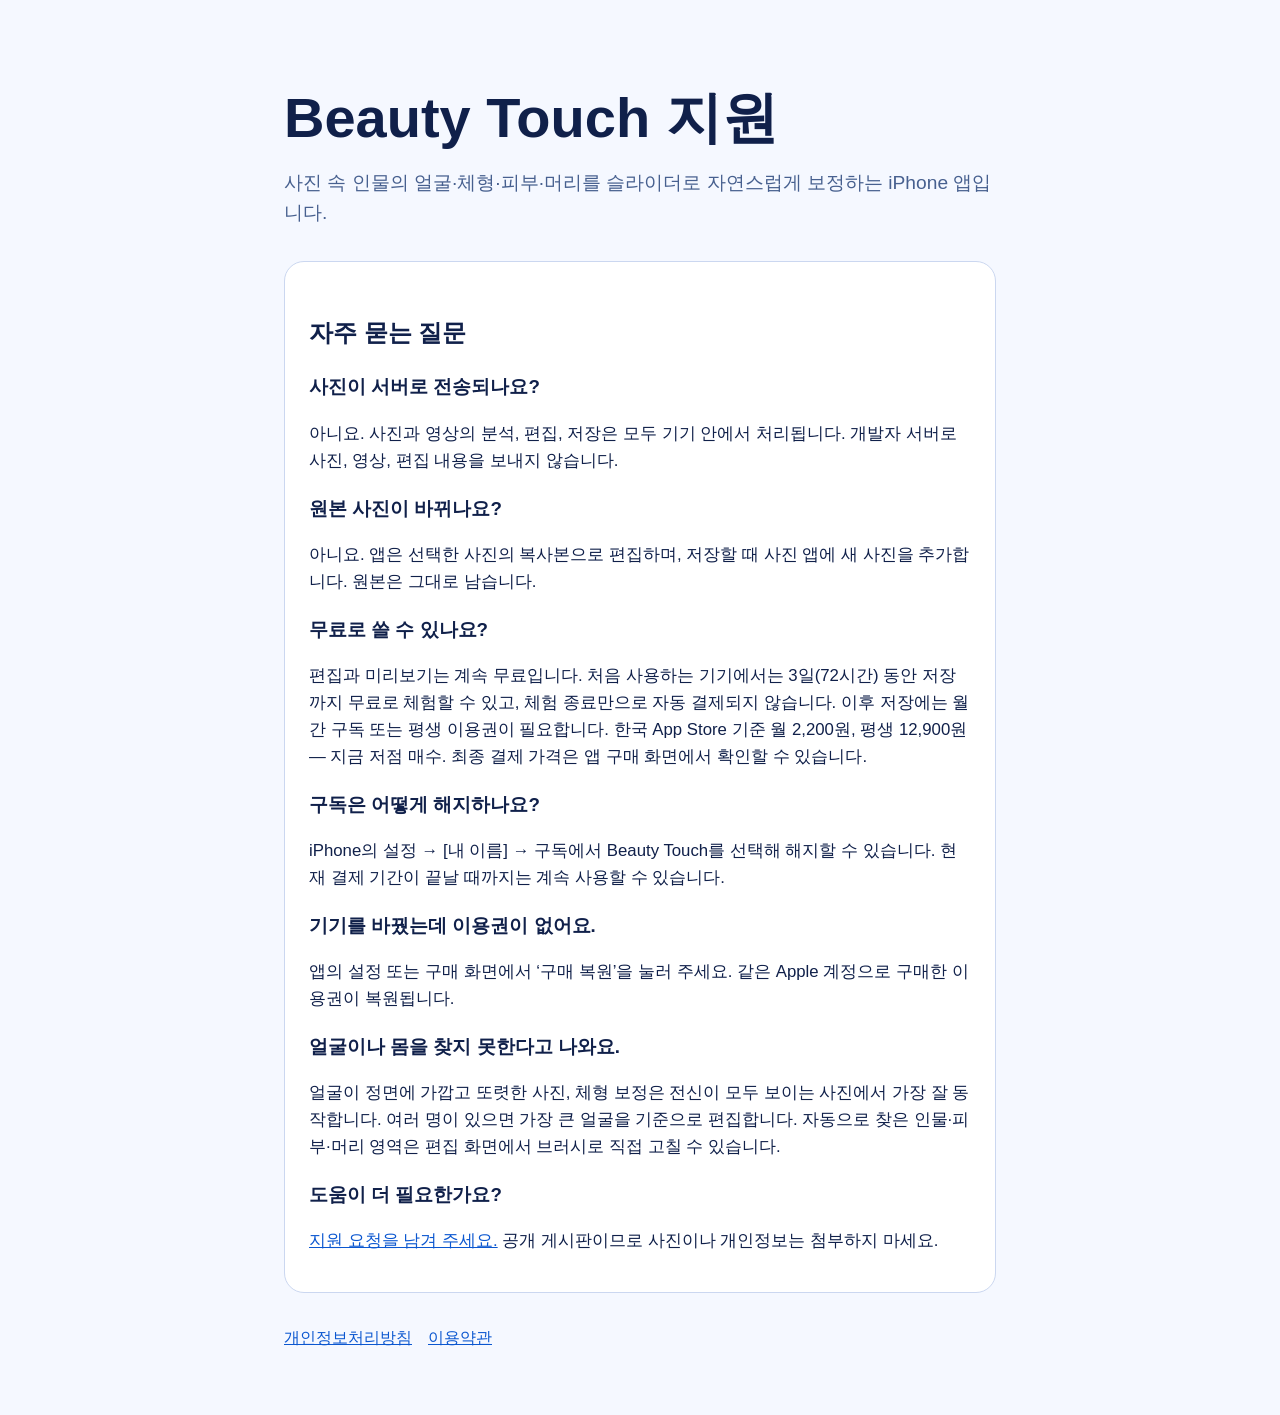
<file: index.html>
<!doctype html>
<html lang="ko">
<head>
  <meta charset="utf-8">
  <meta name="viewport" content="width=device-width, initial-scale=1">
  <title>Beauty Touch 지원</title>
  <link rel="stylesheet" href="styles.css">
</head>
<body><main>
  <h1>Beauty Touch 지원</h1>
  <p class="lead">사진 속 인물의 얼굴·체형·피부·머리를 슬라이더로 자연스럽게 보정하는 iPhone 앱입니다.</p>
  <section class="card">
    <h2>자주 묻는 질문</h2>
    <h3>사진이 서버로 전송되나요?</h3>
    <p>아니요. 사진과 영상의 분석, 편집, 저장은 모두 기기 안에서 처리됩니다. 개발자 서버로 사진, 영상, 편집 내용을 보내지 않습니다.</p>
    <h3>원본 사진이 바뀌나요?</h3>
    <p>아니요. 앱은 선택한 사진의 복사본으로 편집하며, 저장할 때 사진 앱에 새 사진을 추가합니다. 원본은 그대로 남습니다.</p>
    <h3>무료로 쓸 수 있나요?</h3>
    <p>편집과 미리보기는 계속 무료입니다. 처음 사용하는 기기에서는 3일(72시간) 동안 저장까지 무료로 체험할 수 있고, 체험 종료만으로 자동 결제되지 않습니다. 이후 저장에는 월간 구독 또는 평생 이용권이 필요합니다. 한국 App Store 기준 월 2,200원, 평생 12,900원 — 지금 저점 매수. 최종 결제 가격은 앱 구매 화면에서 확인할 수 있습니다.</p>
    <h3>구독은 어떻게 해지하나요?</h3>
    <p>iPhone의 설정 → [내 이름] → 구독에서 Beauty Touch를 선택해 해지할 수 있습니다. 현재 결제 기간이 끝날 때까지는 계속 사용할 수 있습니다.</p>
    <h3>기기를 바꿨는데 이용권이 없어요.</h3>
    <p>앱의 설정 또는 구매 화면에서 ‘구매 복원’을 눌러 주세요. 같은 Apple 계정으로 구매한 이용권이 복원됩니다.</p>
    <h3>얼굴이나 몸을 찾지 못한다고 나와요.</h3>
    <p>얼굴이 정면에 가깝고 또렷한 사진, 체형 보정은 전신이 모두 보이는 사진에서 가장 잘 동작합니다. 여러 명이 있으면 가장 큰 얼굴을 기준으로 편집합니다. 자동으로 찾은 인물·피부·머리 영역은 편집 화면에서 브러시로 직접 고칠 수 있습니다.</p>
    <h3>도움이 더 필요한가요?</h3>
    <p><a href="https://github.com/hiorio/beauty-touch-support/issues">지원 요청을 남겨 주세요.</a> 공개 게시판이므로 사진이나 개인정보는 첨부하지 마세요.</p>
  </section>
  <nav><a href="privacy/">개인정보처리방침</a><a href="terms/">이용약관</a></nav>
</main></body>
</html>
</file>
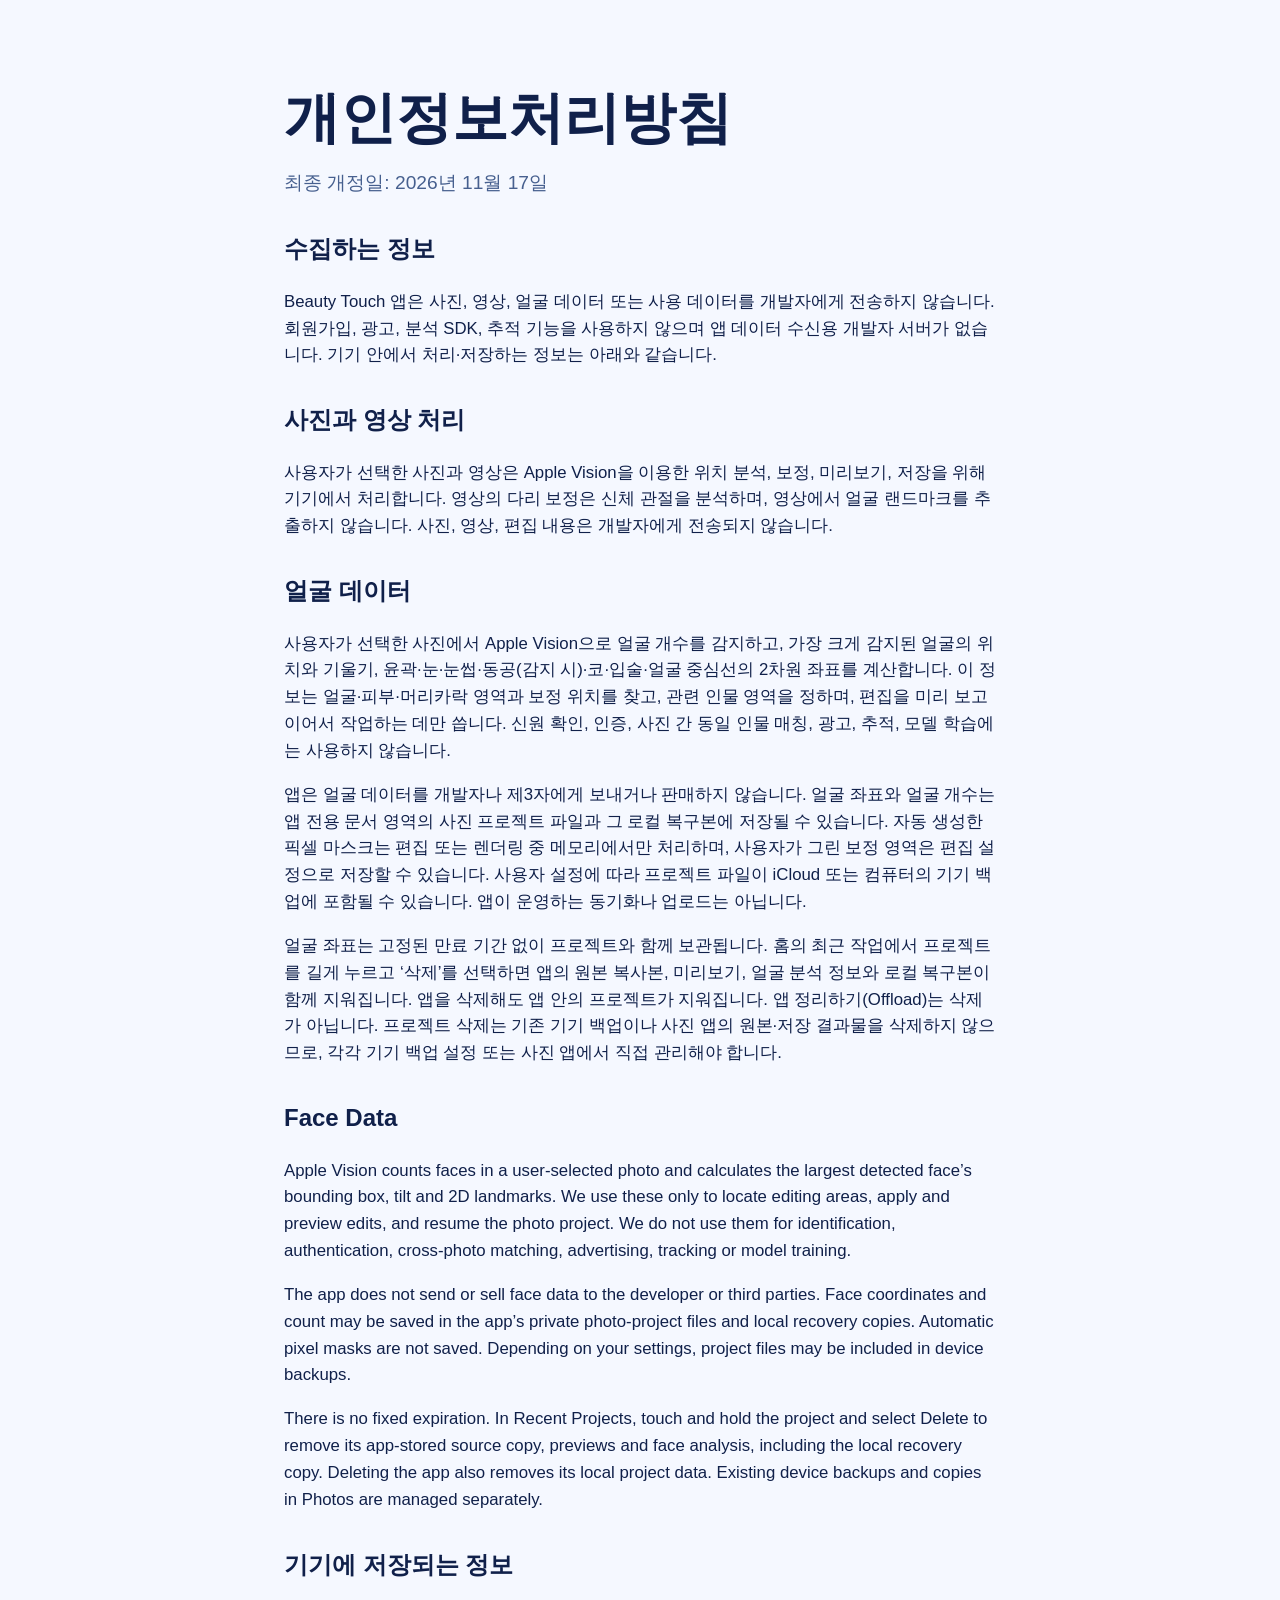
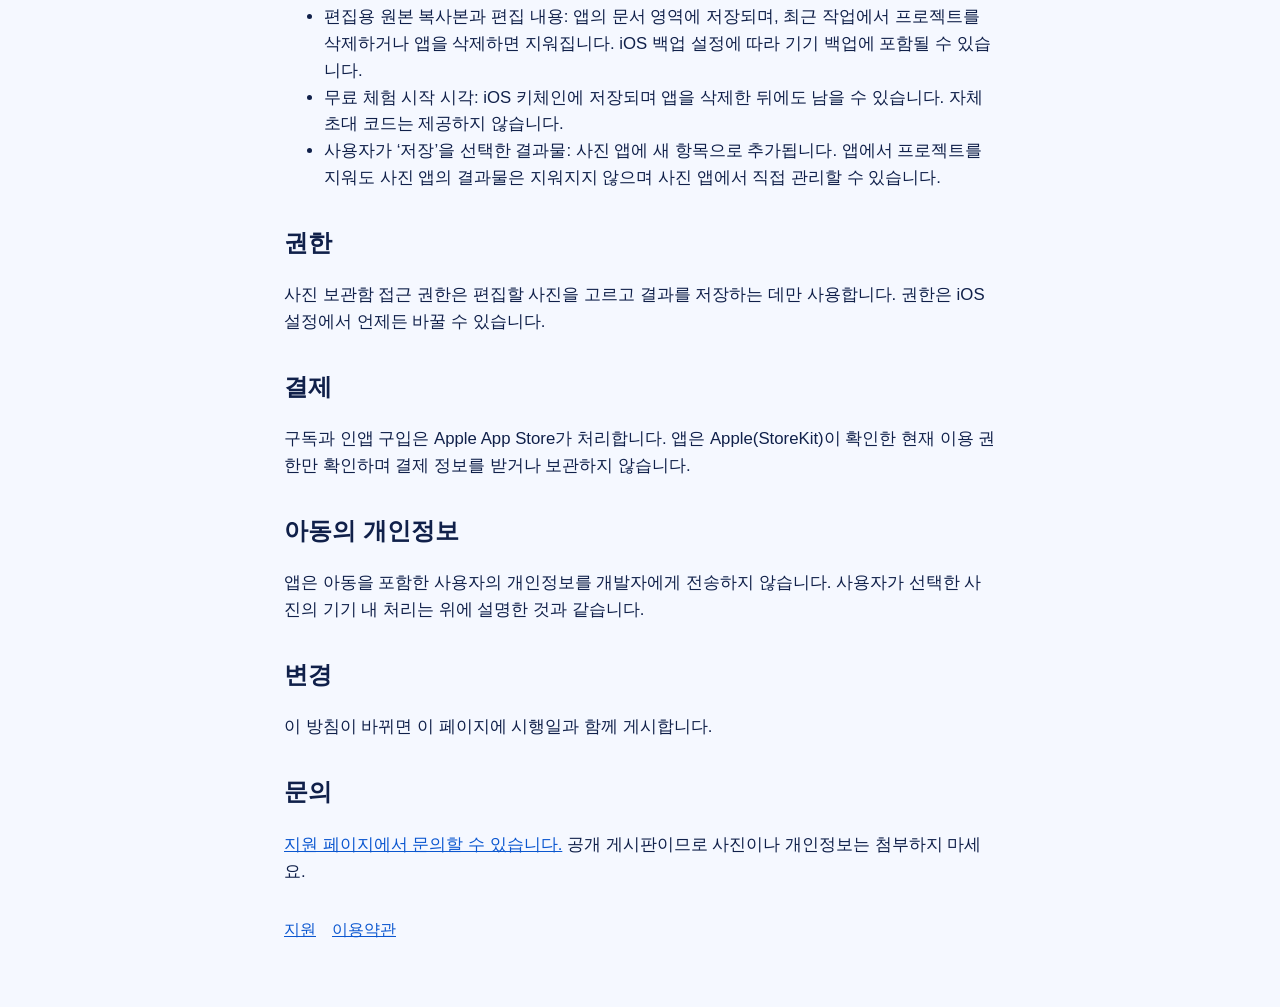
<file: privacy/index.html>
<!doctype html>
<html lang="ko">
<head>
  <meta charset="utf-8">
  <meta name="viewport" content="width=device-width, initial-scale=1">
  <title>Beauty Touch 개인정보처리방침</title>
  <link rel="stylesheet" href="../styles.css">
</head>
<body><main>
  <h1>개인정보처리방침</h1>
  <p class="lead">최종 개정일: 2026년 11월 17일</p>
  <h2>수집하는 정보</h2>
  <p>Beauty Touch 앱은 사진, 영상, 얼굴 데이터 또는 사용 데이터를 개발자에게 전송하지 않습니다. 회원가입, 광고, 분석 SDK, 추적 기능을 사용하지 않으며 앱 데이터 수신용 개발자 서버가 없습니다. 기기 안에서 처리·저장하는 정보는 아래와 같습니다.</p>
  <h2>사진과 영상 처리</h2>
  <p>사용자가 선택한 사진과 영상은 Apple Vision을 이용한 위치 분석, 보정, 미리보기, 저장을 위해 기기에서 처리합니다. 영상의 다리 보정은 신체 관절을 분석하며, 영상에서 얼굴 랜드마크를 추출하지 않습니다. 사진, 영상, 편집 내용은 개발자에게 전송되지 않습니다.</p>
  <h2 id="face-data-ko">얼굴 데이터</h2>
  <p>사용자가 선택한 사진에서 Apple Vision으로 얼굴 개수를 감지하고, 가장 크게 감지된 얼굴의 위치와 기울기, 윤곽·눈·눈썹·동공(감지 시)·코·입술·얼굴 중심선의 2차원 좌표를 계산합니다. 이 정보는 얼굴·피부·머리카락 영역과 보정 위치를 찾고, 관련 인물 영역을 정하며, 편집을 미리 보고 이어서 작업하는 데만 씁니다. 신원 확인, 인증, 사진 간 동일 인물 매칭, 광고, 추적, 모델 학습에는 사용하지 않습니다.</p>
  <p>앱은 얼굴 데이터를 개발자나 제3자에게 보내거나 판매하지 않습니다. 얼굴 좌표와 얼굴 개수는 앱 전용 문서 영역의 사진 프로젝트 파일과 그 로컬 복구본에 저장될 수 있습니다. 자동 생성한 픽셀 마스크는 편집 또는 렌더링 중 메모리에서만 처리하며, 사용자가 그린 보정 영역은 편집 설정으로 저장할 수 있습니다. 사용자 설정에 따라 프로젝트 파일이 iCloud 또는 컴퓨터의 기기 백업에 포함될 수 있습니다. 앱이 운영하는 동기화나 업로드는 아닙니다.</p>
  <p>얼굴 좌표는 고정된 만료 기간 없이 프로젝트와 함께 보관됩니다. 홈의 최근 작업에서 프로젝트를 길게 누르고 ‘삭제’를 선택하면 앱의 원본 복사본, 미리보기, 얼굴 분석 정보와 로컬 복구본이 함께 지워집니다. 앱을 삭제해도 앱 안의 프로젝트가 지워집니다. 앱 정리하기(Offload)는 삭제가 아닙니다. 프로젝트 삭제는 기존 기기 백업이나 사진 앱의 원본·저장 결과물을 삭제하지 않으므로, 각각 기기 백업 설정 또는 사진 앱에서 직접 관리해야 합니다.</p>
  <section lang="en" aria-labelledby="face-data">
    <h2 id="face-data">Face Data</h2>
    <p>Apple Vision counts faces in a user-selected photo and calculates the largest detected face’s bounding box, tilt and 2D landmarks. We use these only to locate editing areas, apply and preview edits, and resume the photo project. We do not use them for identification, authentication, cross-photo matching, advertising, tracking or model training.</p>
    <p>The app does not send or sell face data to the developer or third parties. Face coordinates and count may be saved in the app’s private photo-project files and local recovery copies. Automatic pixel masks are not saved. Depending on your settings, project files may be included in device backups.</p>
    <p>There is no fixed expiration. In Recent Projects, touch and hold the project and select Delete to remove its app-stored source copy, previews and face analysis, including the local recovery copy. Deleting the app also removes its local project data. Existing device backups and copies in Photos are managed separately.</p>
  </section>
  <h2>기기에 저장되는 정보</h2>
  <ul>
    <li>편집용 원본 복사본과 편집 내용: 앱의 문서 영역에 저장되며, 최근 작업에서 프로젝트를 삭제하거나 앱을 삭제하면 지워집니다. iOS 백업 설정에 따라 기기 백업에 포함될 수 있습니다.</li>
    <li>무료 체험 시작 시각: iOS 키체인에 저장되며 앱을 삭제한 뒤에도 남을 수 있습니다. 자체 초대 코드는 제공하지 않습니다.</li>
    <li>사용자가 ‘저장’을 선택한 결과물: 사진 앱에 새 항목으로 추가됩니다. 앱에서 프로젝트를 지워도 사진 앱의 결과물은 지워지지 않으며 사진 앱에서 직접 관리할 수 있습니다.</li>
  </ul>
  <h2>권한</h2>
  <p>사진 보관함 접근 권한은 편집할 사진을 고르고 결과를 저장하는 데만 사용합니다. 권한은 iOS 설정에서 언제든 바꿀 수 있습니다.</p>
  <h2>결제</h2>
  <p>구독과 인앱 구입은 Apple App Store가 처리합니다. 앱은 Apple(StoreKit)이 확인한 현재 이용 권한만 확인하며 결제 정보를 받거나 보관하지 않습니다.</p>
  <h2>아동의 개인정보</h2>
  <p>앱은 아동을 포함한 사용자의 개인정보를 개발자에게 전송하지 않습니다. 사용자가 선택한 사진의 기기 내 처리는 위에 설명한 것과 같습니다.</p>
  <h2>변경</h2>
  <p>이 방침이 바뀌면 이 페이지에 시행일과 함께 게시합니다.</p>
  <h2>문의</h2>
  <p><a href="https://github.com/hiorio/beauty-touch-support/issues">지원 페이지에서 문의할 수 있습니다.</a> 공개 게시판이므로 사진이나 개인정보는 첨부하지 마세요.</p>
  <nav><a href="../">지원</a><a href="../terms/">이용약관</a></nav>
</main></body>
</html>
</file>
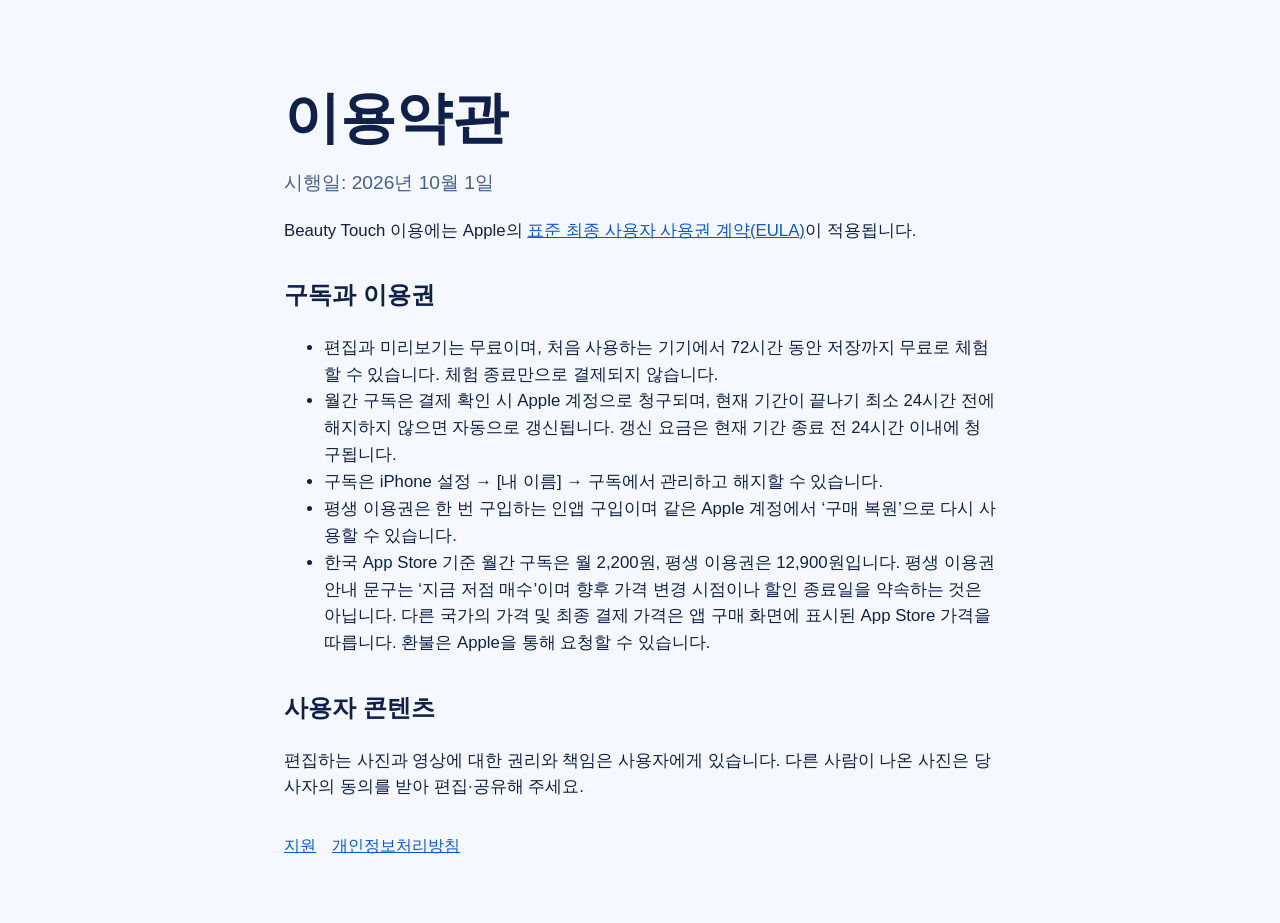
<file: terms/index.html>
<!doctype html>
<html lang="ko">
<head>
  <meta charset="utf-8">
  <meta name="viewport" content="width=device-width, initial-scale=1">
  <title>Beauty Touch 이용약관</title>
  <link rel="stylesheet" href="../styles.css">
</head>
<body><main>
  <h1>이용약관</h1>
  <p class="lead">시행일: 2026년 10월 1일</p>
  <p>Beauty Touch 이용에는 Apple의 <a href="https://www.apple.com/legal/internet-services/itunes/dev/stdeula/">표준 최종 사용자 사용권 계약(EULA)</a>이 적용됩니다.</p>
  <h2>구독과 이용권</h2>
  <ul>
    <li>편집과 미리보기는 무료이며, 처음 사용하는 기기에서 72시간 동안 저장까지 무료로 체험할 수 있습니다. 체험 종료만으로 결제되지 않습니다.</li>
    <li>월간 구독은 결제 확인 시 Apple 계정으로 청구되며, 현재 기간이 끝나기 최소 24시간 전에 해지하지 않으면 자동으로 갱신됩니다. 갱신 요금은 현재 기간 종료 전 24시간 이내에 청구됩니다.</li>
    <li>구독은 iPhone 설정 → [내 이름] → 구독에서 관리하고 해지할 수 있습니다.</li>
    <li>평생 이용권은 한 번 구입하는 인앱 구입이며 같은 Apple 계정에서 ‘구매 복원’으로 다시 사용할 수 있습니다.</li>
    <li>한국 App Store 기준 월간 구독은 월 2,200원, 평생 이용권은 12,900원입니다. 평생 이용권 안내 문구는 ‘지금 저점 매수’이며 향후 가격 변경 시점이나 할인 종료일을 약속하는 것은 아닙니다. 다른 국가의 가격 및 최종 결제 가격은 앱 구매 화면에 표시된 App Store 가격을 따릅니다. 환불은 Apple을 통해 요청할 수 있습니다.</li>
  </ul>
  <h2>사용자 콘텐츠</h2>
  <p>편집하는 사진과 영상에 대한 권리와 책임은 사용자에게 있습니다. 다른 사람이 나온 사진은 당사자의 동의를 받아 편집·공유해 주세요.</p>
  <nav><a href="../">지원</a><a href="../privacy/">개인정보처리방침</a></nav>
</main></body>
</html>
</file>
<file: styles.css>
:root {
  color-scheme: light dark;
  font-family: -apple-system, BlinkMacSystemFont, "Segoe UI", sans-serif;
  line-height: 1.6;
  background: #f5f8ff;
  color: #10204a;
}

body {
  margin: 0;
}

main {
  box-sizing: border-box;
  max-width: 760px;
  min-height: 100vh;
  margin: 0 auto;
  padding: 64px 24px;
}

.mascot {
  width: 112px;
  height: 112px;
  border-radius: 24px;
}

h1 {
  margin: 24px 0 8px;
  font-size: clamp(2rem, 7vw, 3.5rem);
  line-height: 1.08;
}

h2 {
  margin-top: 2rem;
}

p, li {
  font-size: 1.05rem;
}

.lead {
  color: #47608f;
  font-size: 1.2rem;
}

.card {
  margin-top: 2rem;
  padding: 20px 24px;
  border: 1px solid #cbd7f0;
  border-radius: 20px;
  background: #ffffff;
}

a {
  color: #0b57d0;
}

nav {
  display: flex;
  flex-wrap: wrap;
  gap: 16px;
  margin-top: 2rem;
}

@media (prefers-color-scheme: dark) {
  :root { background: #0c1324; color: #eef3ff; }
  .lead { color: #afc1e8; }
  .card { background: #151f35; border-color: #31415f; }
  a { color: #8ab4ff; }
}
</file>
